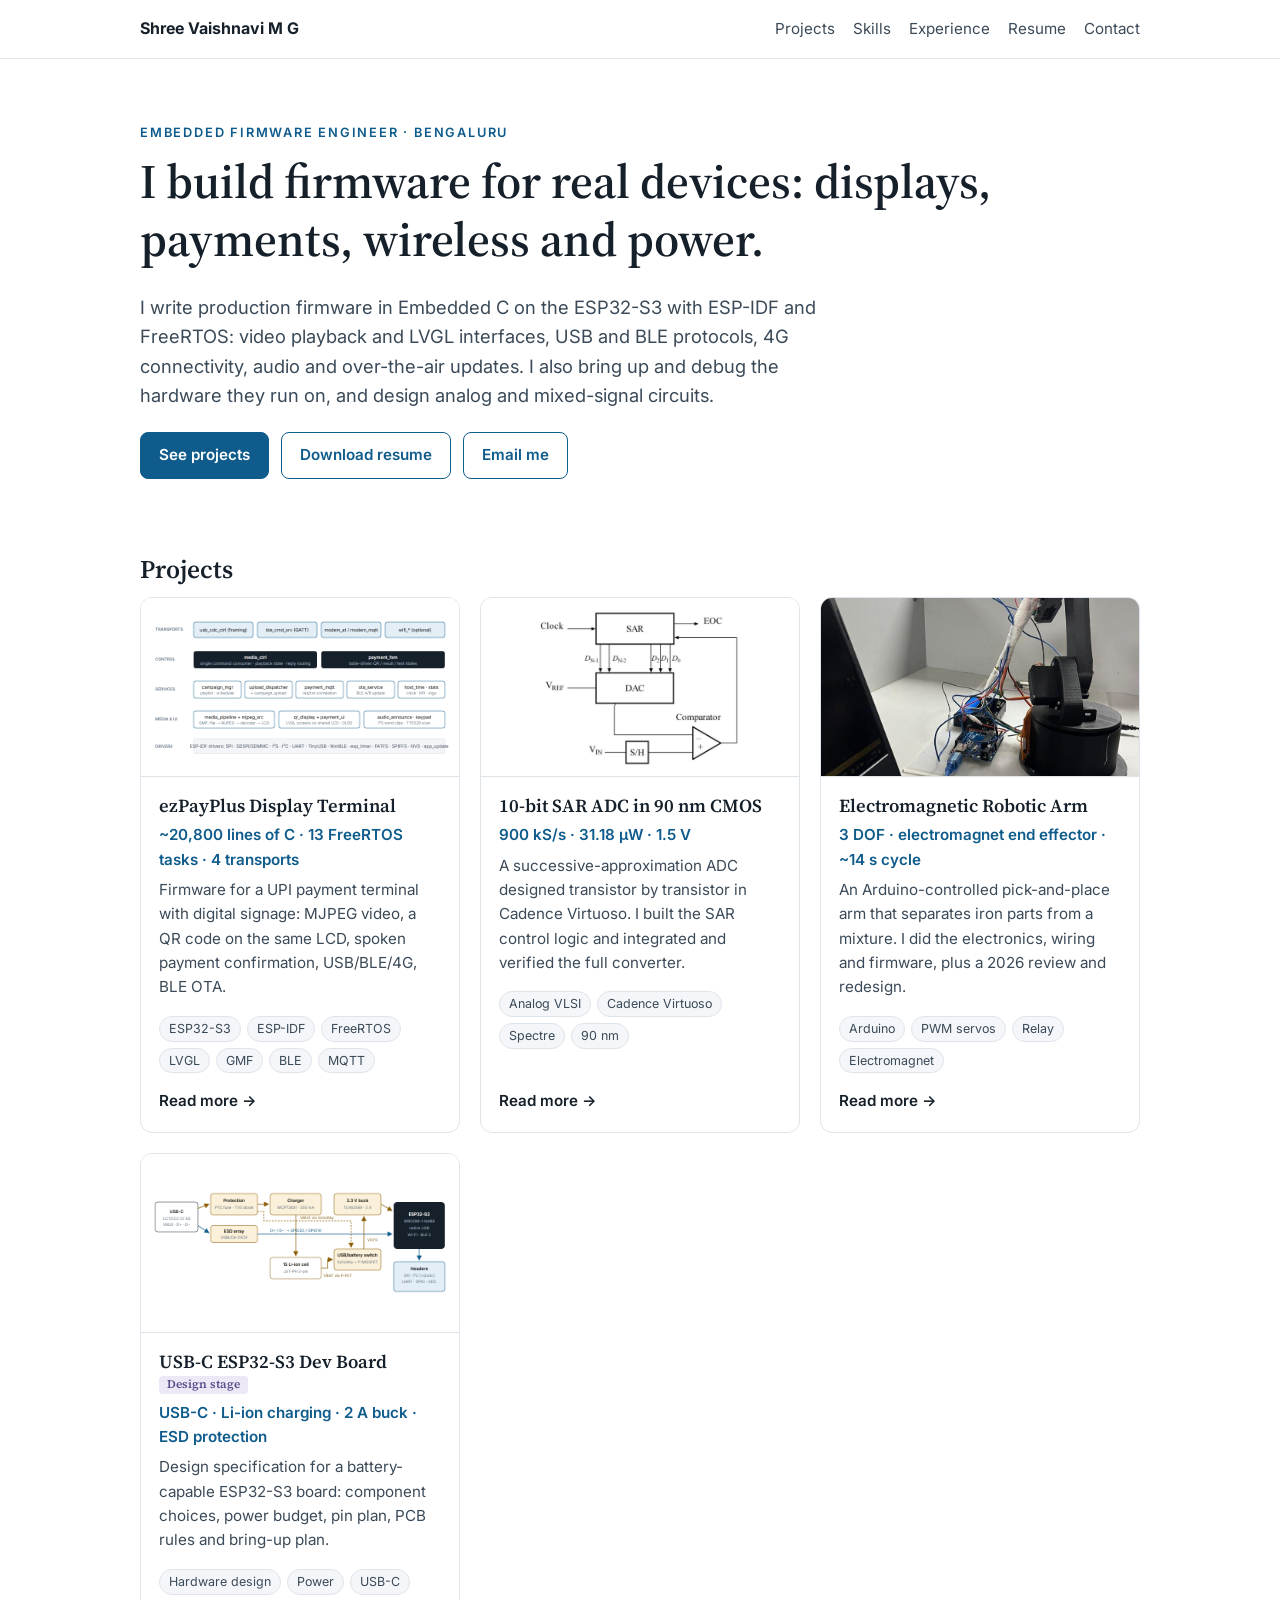
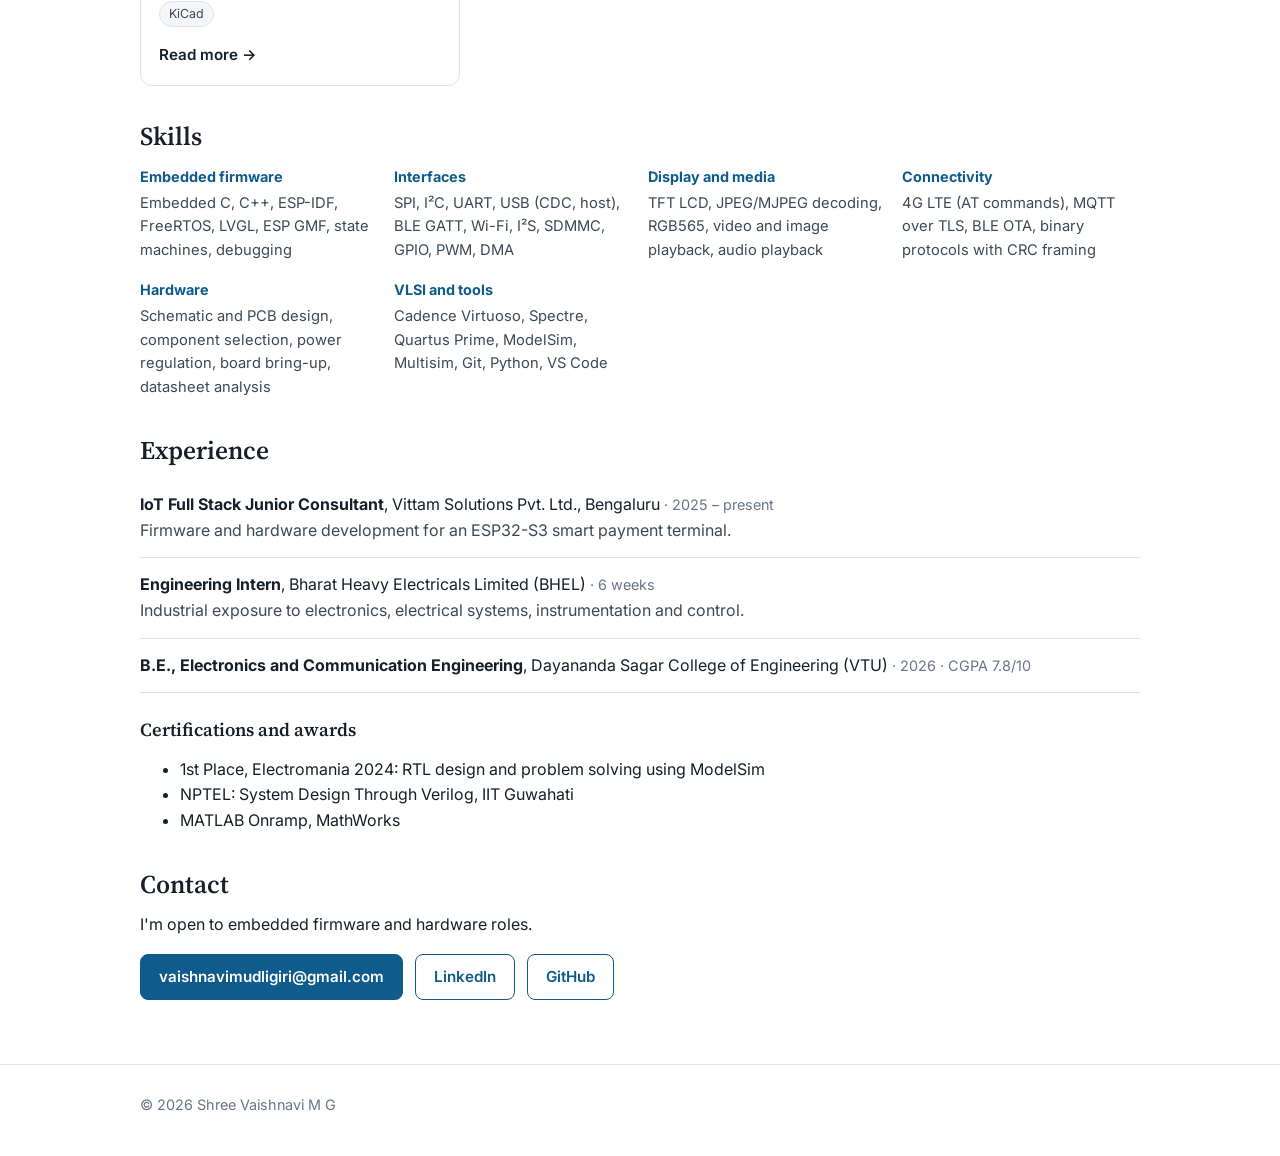
<file: index.html>
<!doctype html>
<html lang="en">
<head>
<meta charset="utf-8">
<meta name="viewport" content="width=device-width, initial-scale=1">
<title>Shree Vaishnavi M G · Firmware Engineer</title>
<meta name="description" content="Portfolio of Shree Vaishnavi M G, embedded firmware engineer: ESP32-S3, ESP-IDF, FreeRTOS, LVGL, BLE, analog VLSI.">
<link rel="preconnect" href="https://fonts.googleapis.com">
<link href="https://fonts.googleapis.com/css2?family=Inter:wght@400;500;600;700&family=Source+Serif+4:opsz,wght@8..60,600&family=JetBrains+Mono&display=swap" rel="stylesheet">
<link rel="stylesheet" href="style.css">
</head>
<body>

<nav class="nav"><div class="wrap">
  <a class="brand" href="index.html">Shree Vaishnavi M G</a>
  <div class="links"><a href="#projects">Projects</a><a href="#skills">Skills</a><a href="#experience">Experience</a><a href="docs/ShreeVaishnavi_Resume.pdf">Resume</a><a href="#contact">Contact</a></div>
</div></nav>

<header class="hero"><div class="wrap">
  <div class="kicker">Embedded Firmware Engineer · Bengaluru</div>
  <h1>I build firmware for real devices: displays, payments, wireless and power.</h1>
  <p class="lede">I write production firmware in Embedded C on the ESP32-S3 with ESP-IDF and FreeRTOS: video playback and LVGL interfaces, USB and BLE protocols, 4G connectivity, audio and over-the-air updates. I also bring up and debug the hardware they run on, and design analog and mixed-signal circuits.</p>
  <div class="btns">
    <a class="btn primary" href="#projects">See projects</a>
    <a class="btn" href="docs/ShreeVaishnavi_Resume.pdf">Download resume</a>
    <a class="btn" href="mailto:vaishnavimudligiri@gmail.com">Email me</a>
  </div>
</div></header>

<main class="wrap">

<section id="projects">
  <h2>Projects</h2>
  <div class="grid">

    <a class="card" href="projects/ezpayplus.html" style="color:inherit; text-decoration:none">
      <div class="thumb"><img class="contain" src="img/ez_layers.png" alt="Firmware layer diagram of the ezPayPlus display terminal"></div>
      <div class="body">
        <h3>ezPayPlus Display Terminal</h3>
        <div class="result">~20,800 lines of C · 13 FreeRTOS tasks · 4 transports</div>
        <p>Firmware for a UPI payment terminal with digital signage: MJPEG video, a QR code on the same LCD, spoken payment confirmation, USB/BLE/4G, BLE OTA.</p>
        <ul class="chips"><li>ESP32-S3</li><li>ESP-IDF</li><li>FreeRTOS</li><li>LVGL</li><li>GMF</li><li>BLE</li><li>MQTT</li></ul>
        <span class="more">Read more →</span>
      </div>
    </a>

    <a class="card" href="projects/sar-adc.html" style="color:inherit; text-decoration:none">
      <div class="thumb"><img class="contain" src="img/adc_block.jpg" alt="SAR ADC block diagram"></div>
      <div class="body">
        <h3>10-bit SAR ADC in 90 nm CMOS</h3>
        <div class="result">900 kS/s · 31.18 µW · 1.5 V</div>
        <p>A successive-approximation ADC designed transistor by transistor in Cadence Virtuoso. I built the SAR control logic and integrated and verified the full converter.</p>
        <ul class="chips"><li>Analog VLSI</li><li>Cadence Virtuoso</li><li>Spectre</li><li>90 nm</li></ul>
        <span class="more">Read more →</span>
      </div>
    </a>

    <a class="card" href="projects/robotic-arm.html" style="color:inherit; text-decoration:none">
      <div class="thumb"><img src="img/arm_result.jpg" alt="Electromagnetic robotic arm"></div>
      <div class="body">
        <h3>Electromagnetic Robotic Arm</h3>
        <div class="result">3 DOF · electromagnet end effector · ~14 s cycle</div>
        <p>An Arduino-controlled pick-and-place arm that separates iron parts from a mixture. I did the electronics, wiring and firmware, plus a 2026 review and redesign.</p>
        <ul class="chips"><li>Arduino</li><li>PWM servos</li><li>Relay</li><li>Electromagnet</li></ul>
        <span class="more">Read more →</span>
      </div>
    </a>

    <a class="card" href="projects/usbc-board.html" style="color:inherit; text-decoration:none">
      <div class="thumb"><img class="contain" src="img/usbc_block.png" alt="USB-C development board block diagram"></div>
      <div class="body">
        <h3>USB-C ESP32-S3 Dev Board <span class="tag p">Design stage</span></h3>
        <div class="result">USB-C · Li-ion charging · 2 A buck · ESD protection</div>
        <p>Design specification for a battery-capable ESP32-S3 board: component choices, power budget, pin plan, PCB rules and bring-up plan.</p>
        <ul class="chips"><li>Hardware design</li><li>Power</li><li>USB-C</li><li>KiCad</li></ul>
        <span class="more">Read more →</span>
      </div>
    </a>

  </div>
</section>

<section id="skills">
  <h2>Skills</h2>
  <div class="skills">
    <div><h4>Embedded firmware</h4><p>Embedded C, C++, ESP-IDF, FreeRTOS, LVGL, ESP GMF, state machines, debugging</p></div>
    <div><h4>Interfaces</h4><p>SPI, I²C, UART, USB (CDC, host), BLE GATT, Wi-Fi, I²S, SDMMC, GPIO, PWM, DMA</p></div>
    <div><h4>Display and media</h4><p>TFT LCD, JPEG/MJPEG decoding, RGB565, video and image playback, audio playback</p></div>
    <div><h4>Connectivity</h4><p>4G LTE (AT commands), MQTT over TLS, BLE OTA, binary protocols with CRC framing</p></div>
    <div><h4>Hardware</h4><p>Schematic and PCB design, component selection, power regulation, board bring-up, datasheet analysis</p></div>
    <div><h4>VLSI and tools</h4><p>Cadence Virtuoso, Spectre, Quartus Prime, ModelSim, Multisim, Git, Python, VS Code</p></div>
  </div>
</section>

<section id="experience">
  <h2>Experience</h2>
  <ul class="timeline">
    <li><strong>IoT Full Stack Junior Consultant</strong>, Vittam Solutions Pvt. Ltd., Bengaluru <span class="when">· 2025 – present</span><br>
      <span style="color:var(--ink2)">Firmware and hardware development for an ESP32-S3 smart payment terminal.</span></li>
    <li><strong>Engineering Intern</strong>, Bharat Heavy Electricals Limited (BHEL) <span class="when">· 6 weeks</span><br>
      <span style="color:var(--ink2)">Industrial exposure to electronics, electrical systems, instrumentation and control.</span></li>
    <li><strong>B.E., Electronics and Communication Engineering</strong>, Dayananda Sagar College of Engineering (VTU) <span class="when">· 2026 · CGPA 7.8/10</span></li>
  </ul>
  <h3>Certifications and awards</h3>
  <ul>
    <li>1st Place, Electromania 2024: RTL design and problem solving using ModelSim</li>
    <li>NPTEL: System Design Through Verilog, IIT Guwahati</li>
    <li>MATLAB Onramp, MathWorks</li>
  </ul>
</section>

<section id="contact">
  <h2>Contact</h2>
  <p>I'm open to embedded firmware and hardware roles.</p>
  <div class="btns" style="margin-top:0">
    <a class="btn primary" href="mailto:vaishnavimudligiri@gmail.com">vaishnavimudligiri@gmail.com</a>
    <a class="btn" href="https://www.linkedin.com/in/shree-vaishnavi-m-g">LinkedIn</a>
    <a class="btn" href="https://github.com/vaishnavi1263">GitHub</a>
  </div>
</section>

</main>

<footer><div class="wrap">© 2026 Shree Vaishnavi M G</div></footer>
</body>
</html>
</file>
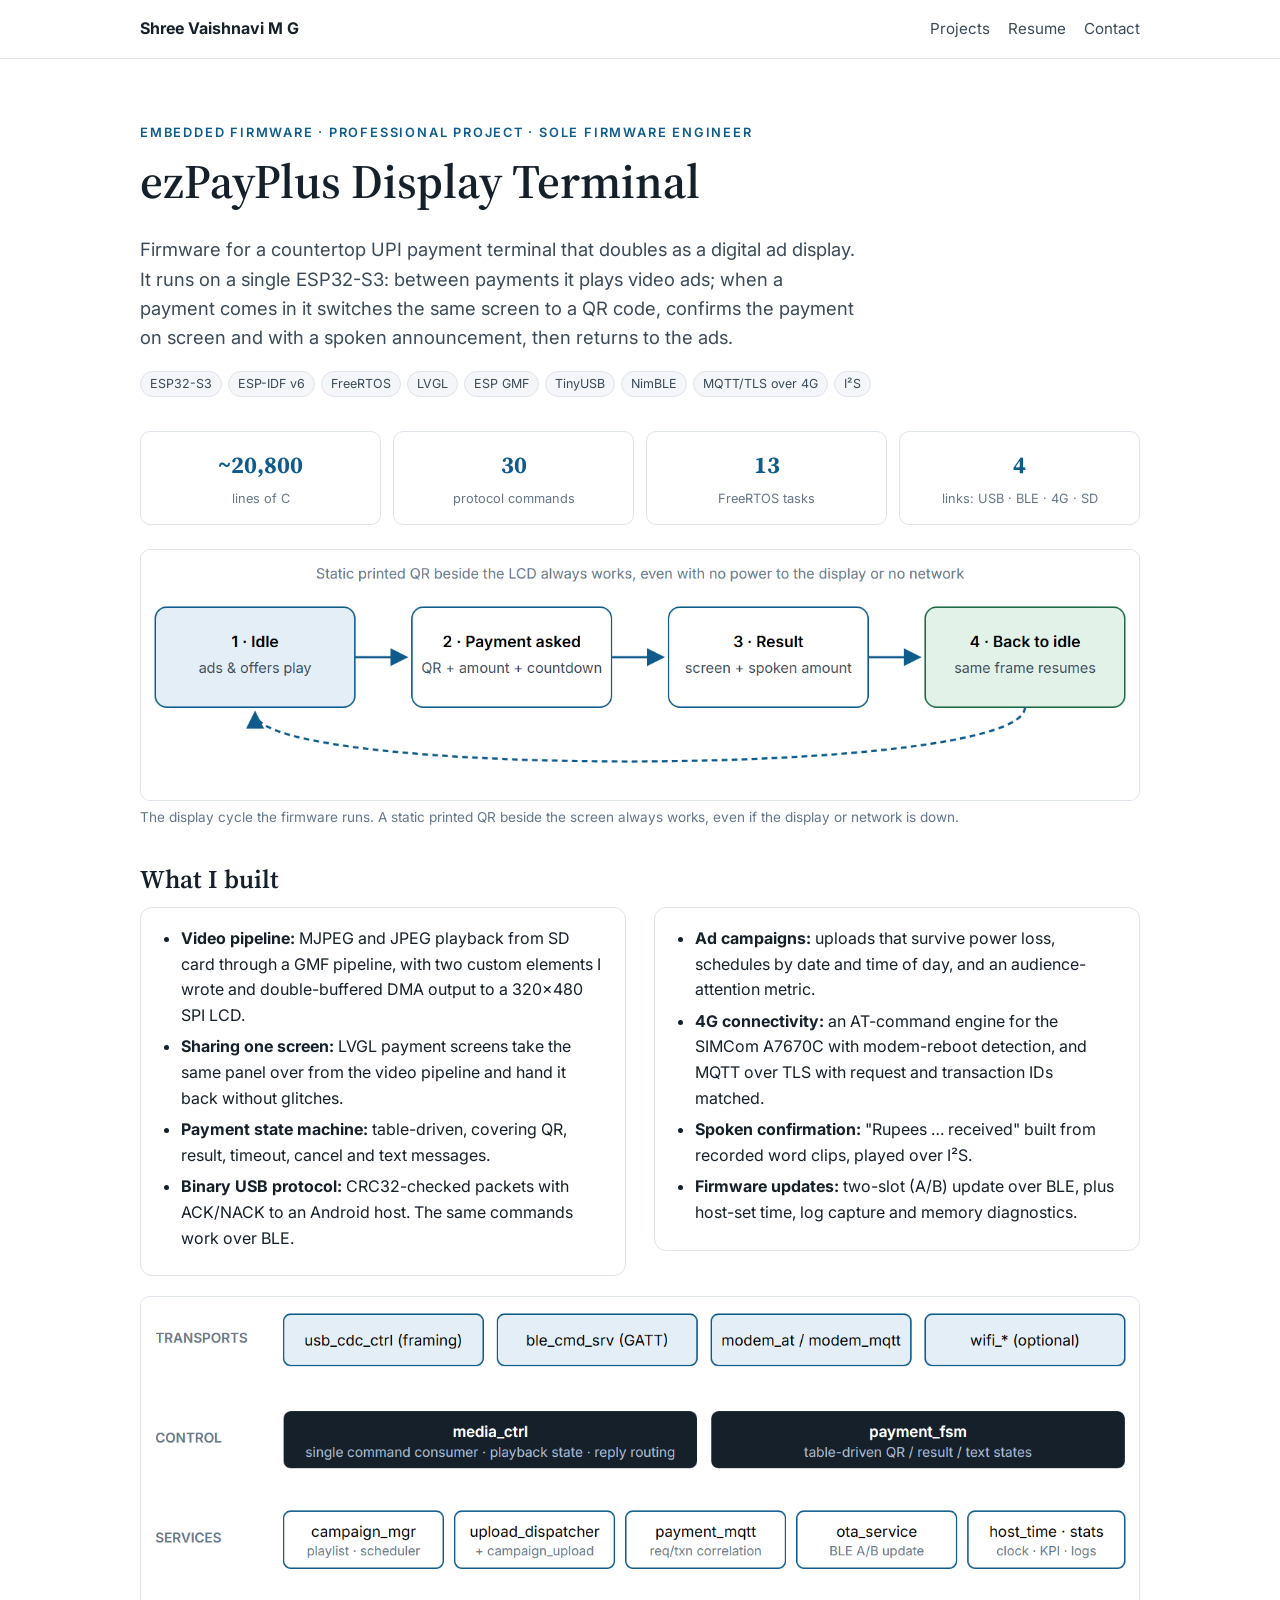
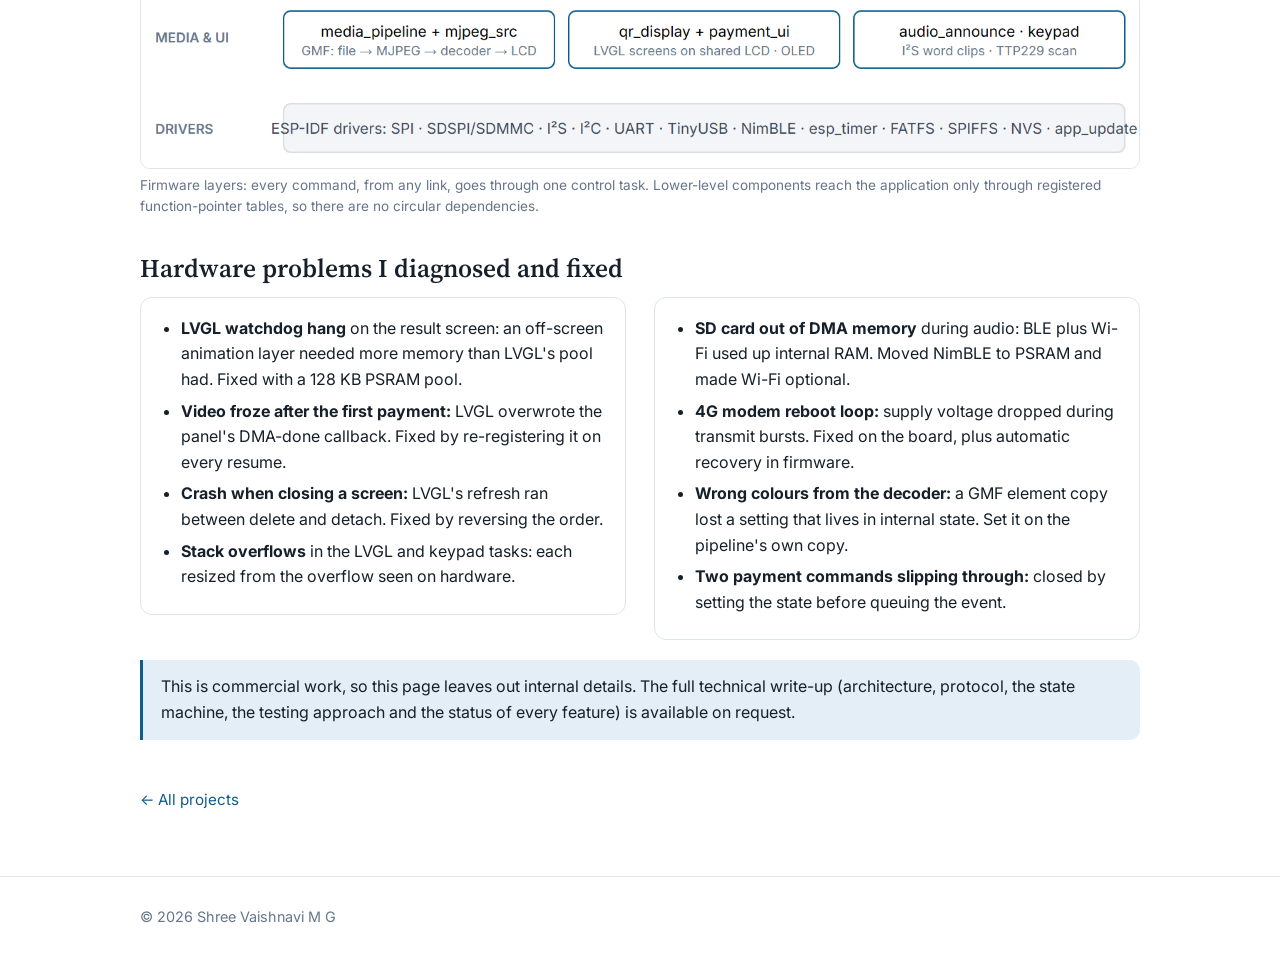
<file: projects/ezpayplus.html>
<!doctype html>
<html lang="en">
<head>
<meta charset="utf-8">
<meta name="viewport" content="width=device-width, initial-scale=1">
<title>ezPayPlus Display Terminal · Shree Vaishnavi M G</title>
<link rel="preconnect" href="https://fonts.googleapis.com">
<link href="https://fonts.googleapis.com/css2?family=Inter:wght@400;500;600;700&family=Source+Serif+4:opsz,wght@8..60,600&family=JetBrains+Mono&display=swap" rel="stylesheet">
<link rel="stylesheet" href="../style.css">
</head>
<body>
<nav class="nav"><div class="wrap">
  <a class="brand" href="../index.html">Shree Vaishnavi M G</a>
  <div class="links"><a href="../index.html#projects">Projects</a><a href="../docs/ShreeVaishnavi_Resume.pdf">Resume</a><a href="../index.html#contact">Contact</a></div>
</div></nav>

<main class="wrap">
<header class="hero" style="padding-bottom:10px">
  <div class="kicker">Embedded Firmware · Professional project · Sole firmware engineer</div>
  <h1>ezPayPlus Display Terminal</h1>
  <p class="lede">Firmware for a countertop UPI payment terminal that doubles as a digital ad display. It runs on a single ESP32-S3: between payments it plays video ads; when a payment comes in it switches the same screen to a QR code, confirms the payment on screen and with a spoken announcement, then returns to the ads.</p>
  <ul class="chips"><li>ESP32-S3</li><li>ESP-IDF v6</li><li>FreeRTOS</li><li>LVGL</li><li>ESP GMF</li><li>TinyUSB</li><li>NimBLE</li><li>MQTT/TLS over 4G</li><li>I²S</li></ul>
</header>

<div class="stats">
  <div class="stat"><b>~20,800</b><span>lines of C</span></div>
  <div class="stat"><b>30</b><span>protocol commands</span></div>
  <div class="stat"><b>13</b><span>FreeRTOS tasks</span></div>
  <div class="stat"><b>4</b><span>links: USB · BLE · 4G · SD</span></div>
</div>

<figure><img src="../img/ez_cycle.png" alt="Display cycle: idle ads, payment QR, result, back to ads"><figcaption>The display cycle the firmware runs. A static printed QR beside the screen always works, even if the display or network is down.</figcaption></figure>

<h2>What I built</h2>
<div class="two">
  <div class="panel"><ul>
    <li><b>Video pipeline:</b> MJPEG and JPEG playback from SD card through a GMF pipeline, with two custom elements I wrote and double-buffered DMA output to a 320×480 SPI LCD.</li>
    <li><b>Sharing one screen:</b> LVGL payment screens take the same panel over from the video pipeline and hand it back without glitches.</li>
    <li><b>Payment state machine:</b> table-driven, covering QR, result, timeout, cancel and text messages.</li>
    <li><b>Binary USB protocol:</b> CRC32-checked packets with ACK/NACK to an Android host. The same commands work over BLE.</li>
  </ul></div>
  <div class="panel"><ul>
    <li><b>Ad campaigns:</b> uploads that survive power loss, schedules by date and time of day, and an audience-attention metric.</li>
    <li><b>4G connectivity:</b> an AT-command engine for the SIMCom A7670C with modem-reboot detection, and MQTT over TLS with request and transaction IDs matched.</li>
    <li><b>Spoken confirmation:</b> "Rupees … received" built from recorded word clips, played over I²S.</li>
    <li><b>Firmware updates:</b> two-slot (A/B) update over BLE, plus host-set time, log capture and memory diagnostics.</li>
  </ul></div>
</div>

<figure><img src="../img/ez_layers.png" alt="Firmware layer architecture"><figcaption>Firmware layers: every command, from any link, goes through one control task. Lower-level components reach the application only through registered function-pointer tables, so there are no circular dependencies.</figcaption></figure>

<h2>Hardware problems I diagnosed and fixed</h2>
<div class="two">
  <div class="panel"><ul>
    <li><b>LVGL watchdog hang</b> on the result screen: an off-screen animation layer needed more memory than LVGL's pool had. Fixed with a 128 KB PSRAM pool.</li>
    <li><b>Video froze after the first payment:</b> LVGL overwrote the panel's DMA-done callback. Fixed by re-registering it on every resume.</li>
    <li><b>Crash when closing a screen:</b> LVGL's refresh ran between delete and detach. Fixed by reversing the order.</li>
    <li><b>Stack overflows</b> in the LVGL and keypad tasks: each resized from the overflow seen on hardware.</li>
  </ul></div>
  <div class="panel"><ul>
    <li><b>SD card out of DMA memory</b> during audio: BLE plus Wi-Fi used up internal RAM. Moved NimBLE to PSRAM and made Wi-Fi optional.</li>
    <li><b>4G modem reboot loop:</b> supply voltage dropped during transmit bursts. Fixed on the board, plus automatic recovery in firmware.</li>
    <li><b>Wrong colours from the decoder:</b> a GMF element copy lost a setting that lives in internal state. Set it on the pipeline's own copy.</li>
    <li><b>Two payment commands slipping through:</b> closed by setting the state before queuing the event.</li>
  </ul></div>
</div>

<div class="callout">This is commercial work, so this page leaves out internal details. The full technical write-up (architecture, protocol, the state machine, the testing approach and the status of every feature) is available on request.</div>

<a class="back" href="../index.html#projects">← All projects</a>
</main>
<footer><div class="wrap">© 2026 Shree Vaishnavi M G</div></footer>
</body>
</html>
</file>
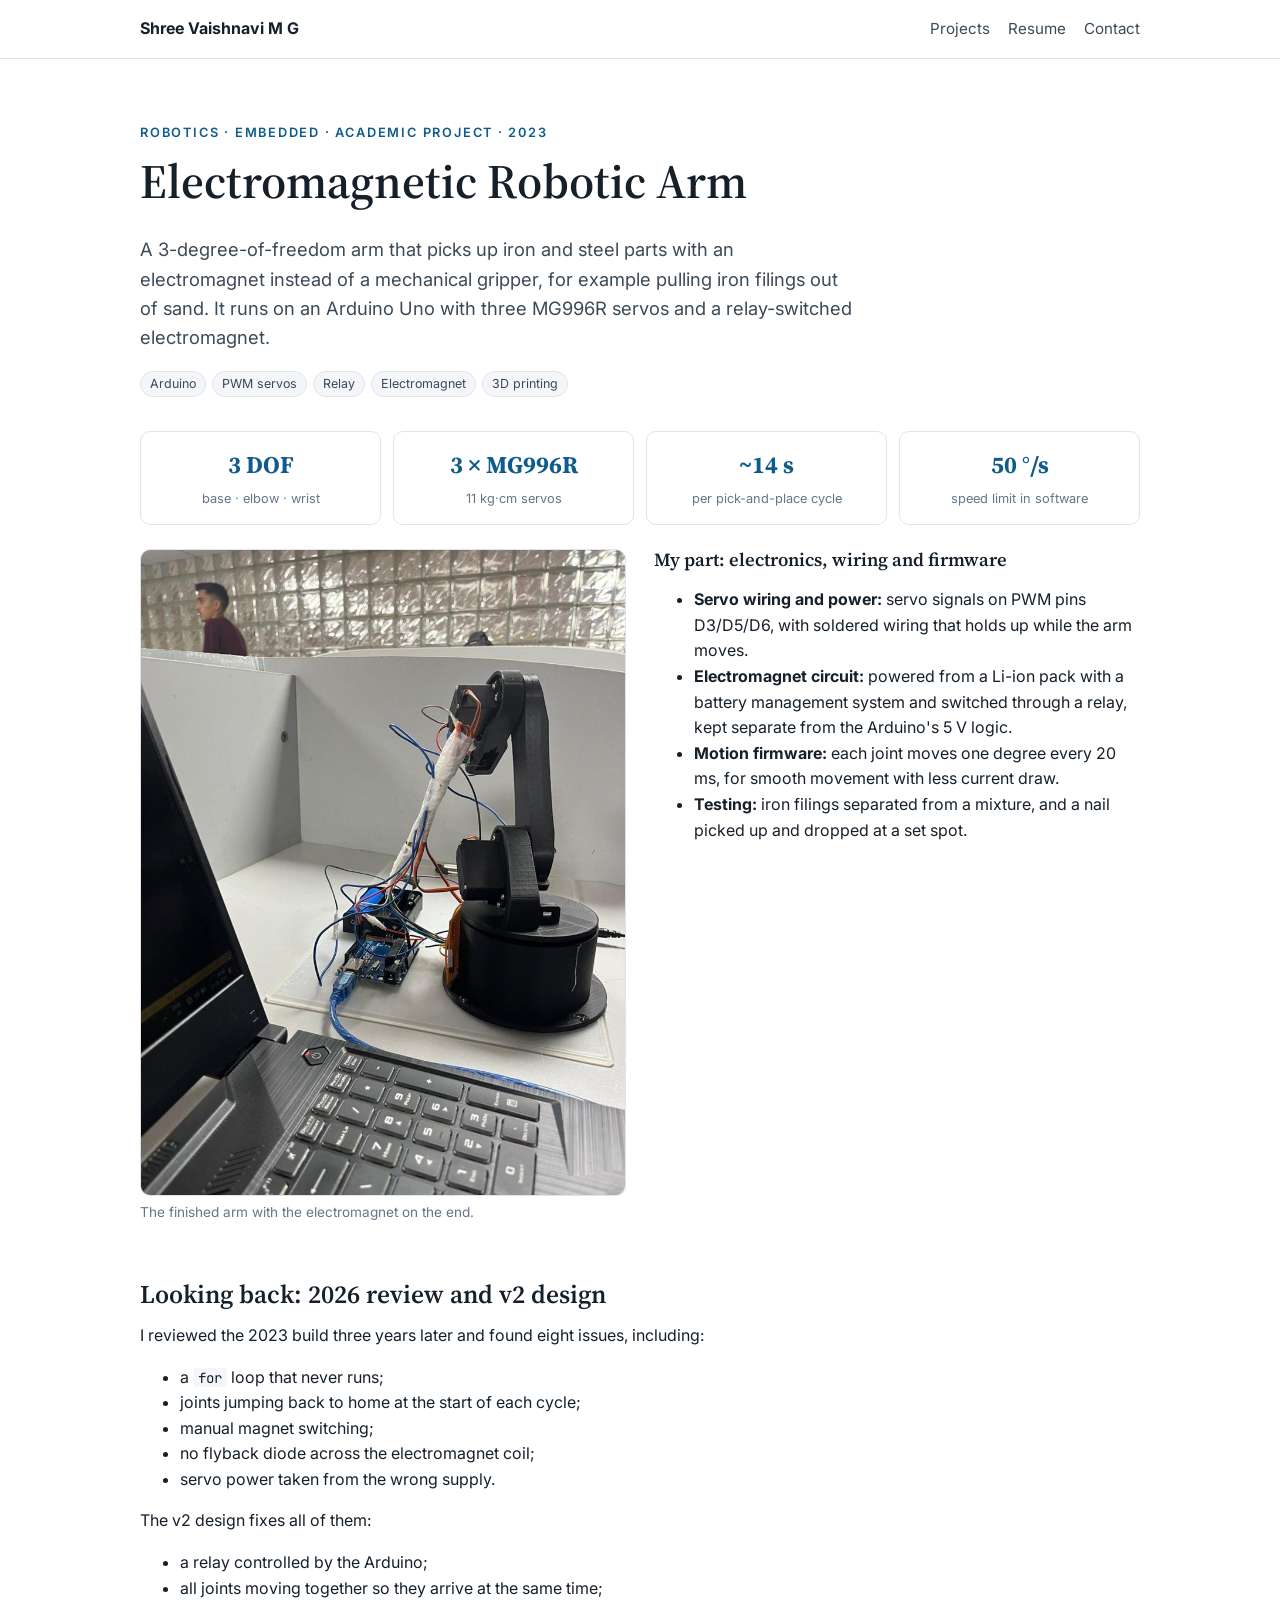
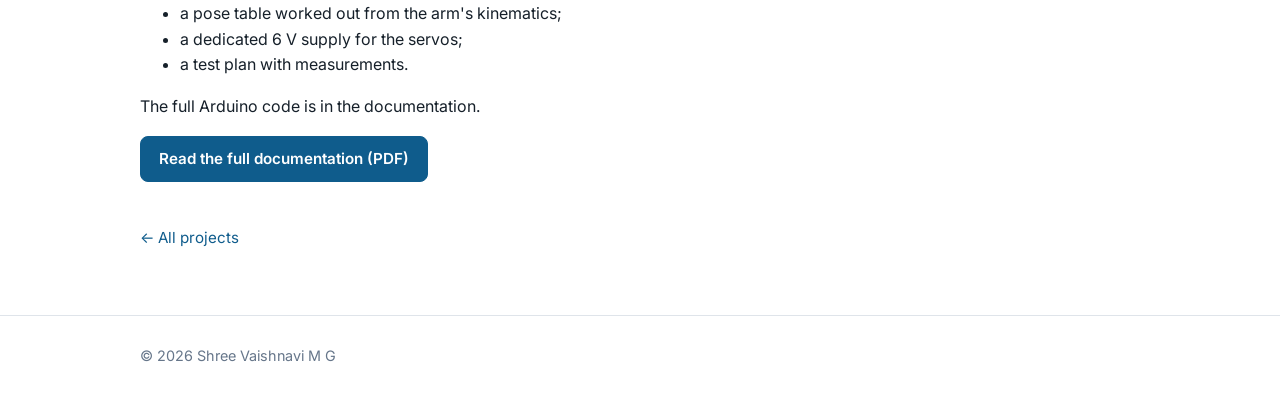
<file: projects/robotic-arm.html>
<!doctype html>
<html lang="en">
<head>
<meta charset="utf-8">
<meta name="viewport" content="width=device-width, initial-scale=1">
<title>Electromagnetic Robotic Arm · Shree Vaishnavi M G</title>
<link rel="preconnect" href="https://fonts.googleapis.com">
<link href="https://fonts.googleapis.com/css2?family=Inter:wght@400;500;600;700&family=Source+Serif+4:opsz,wght@8..60,600&family=JetBrains+Mono&display=swap" rel="stylesheet">
<link rel="stylesheet" href="../style.css">
</head>
<body>
<nav class="nav"><div class="wrap">
  <a class="brand" href="../index.html">Shree Vaishnavi M G</a>
  <div class="links"><a href="../index.html#projects">Projects</a><a href="../docs/ShreeVaishnavi_Resume.pdf">Resume</a><a href="../index.html#contact">Contact</a></div>
</div></nav>

<main class="wrap">
<header class="hero" style="padding-bottom:10px">
  <div class="kicker">Robotics · Embedded · Academic project · 2023</div>
  <h1>Electromagnetic Robotic Arm</h1>
  <p class="lede">A 3-degree-of-freedom arm that picks up iron and steel parts with an electromagnet instead of a mechanical gripper, for example pulling iron filings out of sand. It runs on an Arduino Uno with three MG996R servos and a relay-switched electromagnet.</p>
  <ul class="chips"><li>Arduino</li><li>PWM servos</li><li>Relay</li><li>Electromagnet</li><li>3D printing</li></ul>
</header>

<div class="stats">
  <div class="stat"><b>3 DOF</b><span>base · elbow · wrist</span></div>
  <div class="stat"><b>3 × MG996R</b><span>11 kg·cm servos</span></div>
  <div class="stat"><b>~14 s</b><span>per pick-and-place cycle</span></div>
  <div class="stat"><b>50 °/s</b><span>speed limit in software</span></div>
</div>

<div class="two">
  <figure style="margin-top:0"><img src="../img/arm_result.jpg" alt="Robotic arm with electromagnet end effector"><figcaption>The finished arm with the electromagnet on the end.</figcaption></figure>
  <div>
    <h3 style="margin-top:0">My part: electronics, wiring and firmware</h3>
    <ul>
      <li><b>Servo wiring and power:</b> servo signals on PWM pins D3/D5/D6, with soldered wiring that holds up while the arm moves.</li>
      <li><b>Electromagnet circuit:</b> powered from a Li-ion pack with a battery management system and switched through a relay, kept separate from the Arduino's 5 V logic.</li>
      <li><b>Motion firmware:</b> each joint moves one degree every 20 ms, for smooth movement with less current draw.</li>
      <li><b>Testing:</b> iron filings separated from a mixture, and a nail picked up and dropped at a set spot.</li>
    </ul>
  </div>
</div>

<h2>Looking back: 2026 review and v2 design</h2>
<p>I reviewed the 2023 build three years later and found eight issues, including:</p>
<ul>
  <li>a <code>for</code> loop that never runs;</li>
  <li>joints jumping back to home at the start of each cycle;</li>
  <li>manual magnet switching;</li>
  <li>no flyback diode across the electromagnet coil;</li>
  <li>servo power taken from the wrong supply.</li>
</ul>
<p>The v2 design fixes all of them:</p>
<ul>
  <li>a relay controlled by the Arduino;</li>
  <li>all joints moving together so they arrive at the same time;</li>
  <li>a pose table worked out from the arm's kinematics;</li>
  <li>a dedicated 6 V supply for the servos;</li>
  <li>a test plan with measurements.</li>
</ul>
<p>The full Arduino code is in the documentation.</p>

<p><a class="btn primary" href="../docs/Electromagnetic_Robotic_Arm_Documentation.pdf">Read the full documentation (PDF)</a></p>
<a class="back" href="../index.html#projects">← All projects</a>
</main>
<footer><div class="wrap">© 2026 Shree Vaishnavi M G</div></footer>
</body>
</html>
</file>
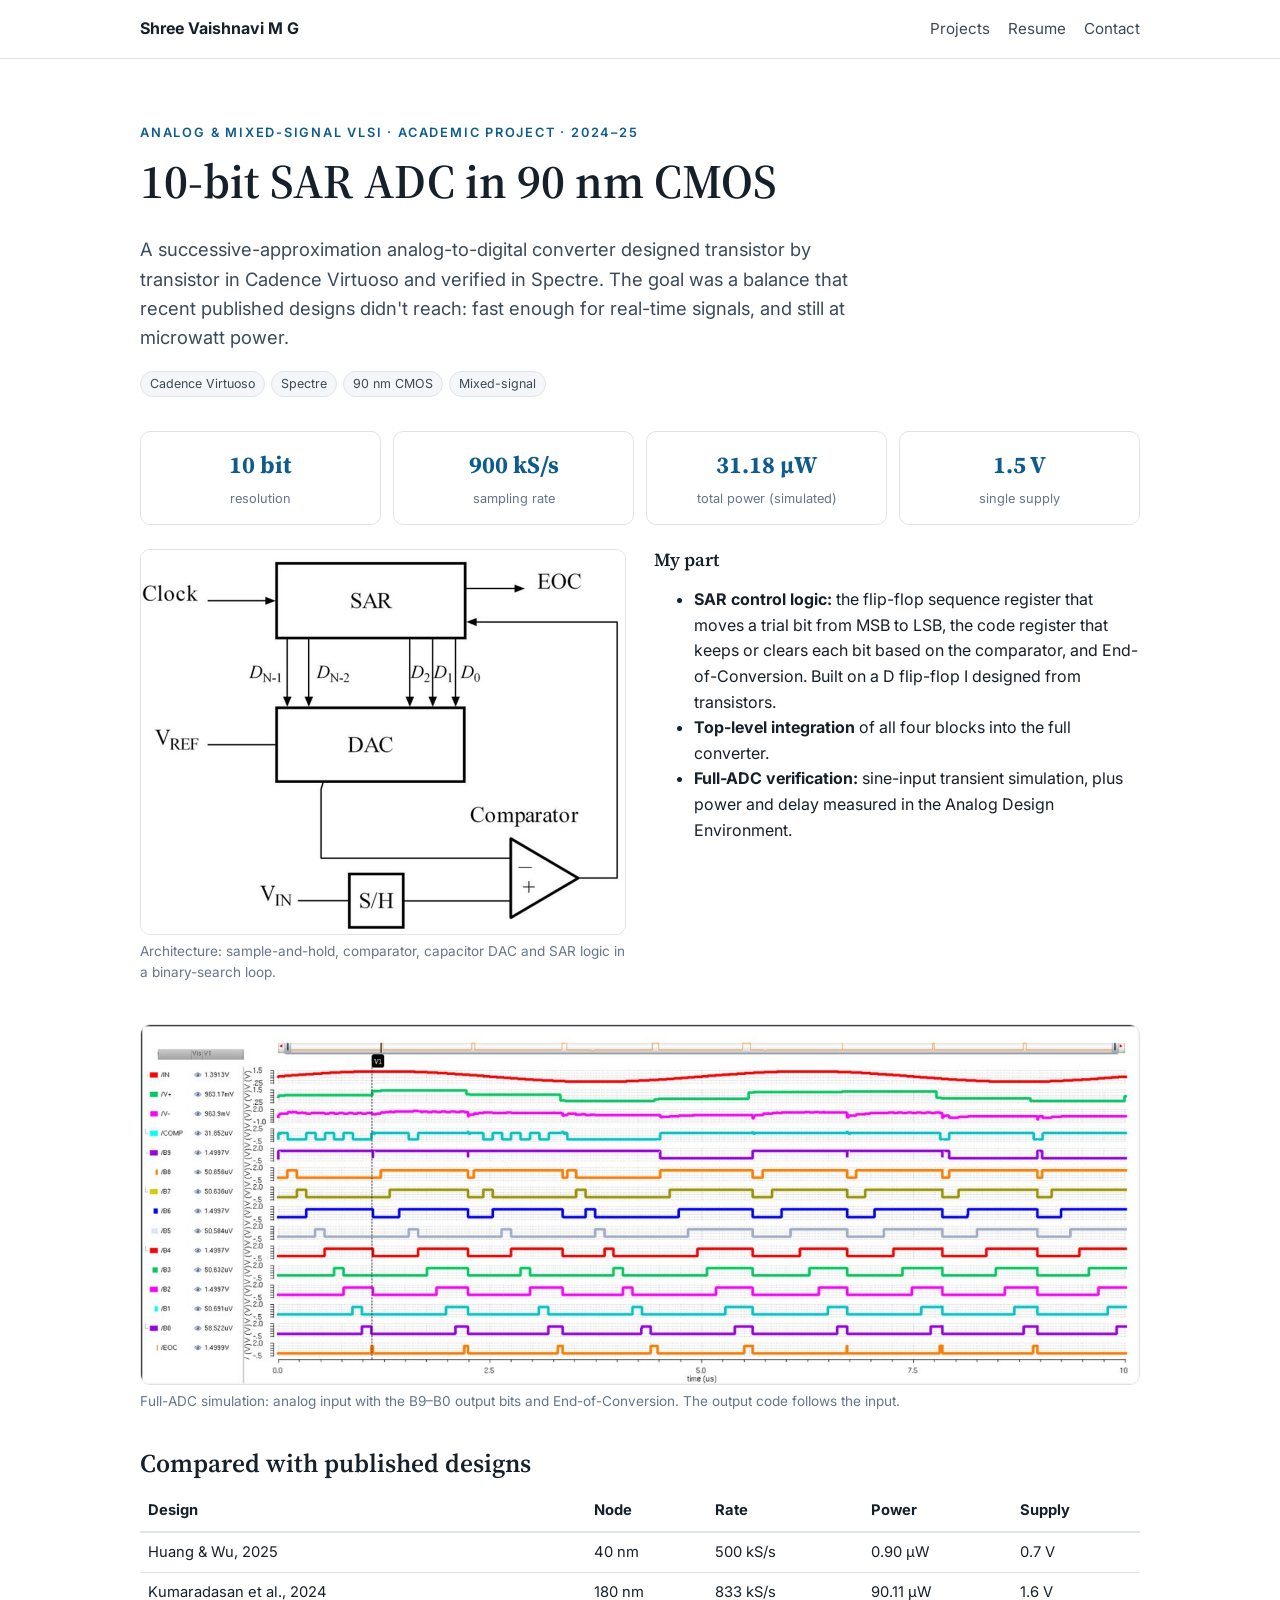
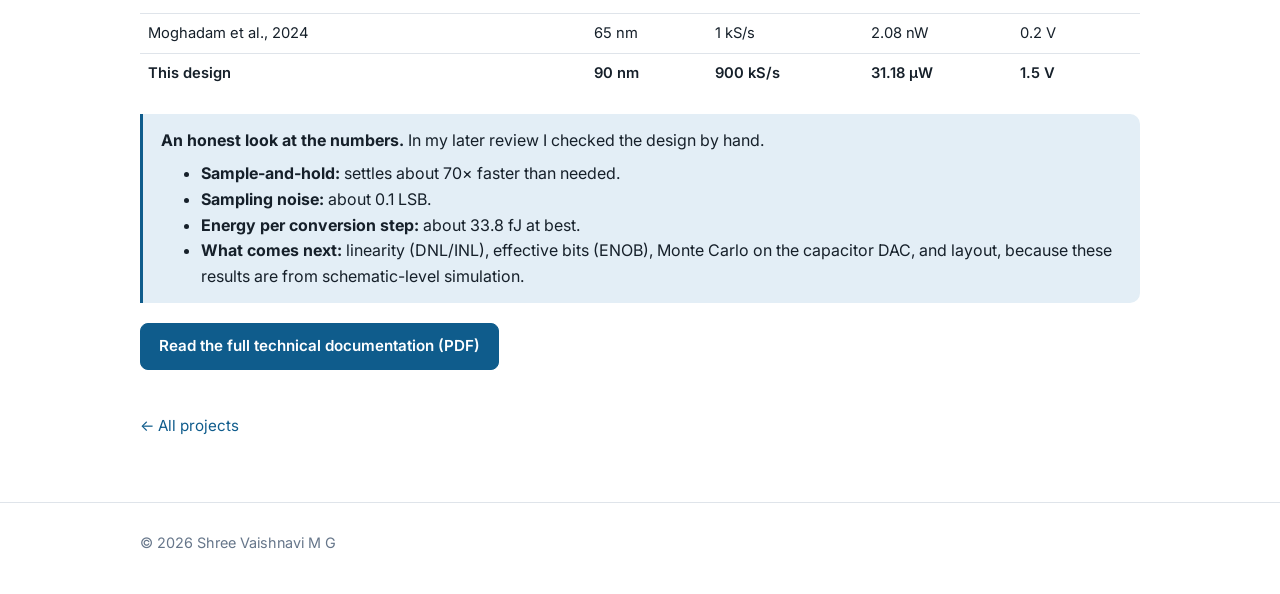
<file: projects/sar-adc.html>
<!doctype html>
<html lang="en">
<head>
<meta charset="utf-8">
<meta name="viewport" content="width=device-width, initial-scale=1">
<title>10-bit SAR ADC in 90 nm CMOS · Shree Vaishnavi M G</title>
<link rel="preconnect" href="https://fonts.googleapis.com">
<link href="https://fonts.googleapis.com/css2?family=Inter:wght@400;500;600;700&family=Source+Serif+4:opsz,wght@8..60,600&family=JetBrains+Mono&display=swap" rel="stylesheet">
<link rel="stylesheet" href="../style.css">
</head>
<body>
<nav class="nav"><div class="wrap">
  <a class="brand" href="../index.html">Shree Vaishnavi M G</a>
  <div class="links"><a href="../index.html#projects">Projects</a><a href="../docs/ShreeVaishnavi_Resume.pdf">Resume</a><a href="../index.html#contact">Contact</a></div>
</div></nav>

<main class="wrap">
<header class="hero" style="padding-bottom:10px">
  <div class="kicker">Analog &amp; Mixed-Signal VLSI · Academic project · 2024–25</div>
  <h1>10-bit SAR ADC in 90 nm CMOS</h1>
  <p class="lede">A successive-approximation analog-to-digital converter designed transistor by transistor in Cadence Virtuoso and verified in Spectre. The goal was a balance that recent published designs didn't reach: fast enough for real-time signals, and still at microwatt power.</p>
  <ul class="chips"><li>Cadence Virtuoso</li><li>Spectre</li><li>90 nm CMOS</li><li>Mixed-signal</li></ul>
</header>

<div class="stats">
  <div class="stat"><b>10 bit</b><span>resolution</span></div>
  <div class="stat"><b>900 kS/s</b><span>sampling rate</span></div>
  <div class="stat"><b>31.18 µW</b><span>total power (simulated)</span></div>
  <div class="stat"><b>1.5 V</b><span>single supply</span></div>
</div>

<div class="two">
  <figure style="margin-top:0"><img src="../img/adc_block.jpg" alt="SAR ADC block diagram"><figcaption>Architecture: sample-and-hold, comparator, capacitor DAC and SAR logic in a binary-search loop.</figcaption></figure>
  <div>
    <h3 style="margin-top:0">My part</h3>
    <ul>
      <li><b>SAR control logic:</b> the flip-flop sequence register that moves a trial bit from MSB to LSB, the code register that keeps or clears each bit based on the comparator, and End-of-Conversion. Built on a D flip-flop I designed from transistors.</li>
      <li><b>Top-level integration</b> of all four blocks into the full converter.</li>
      <li><b>Full-ADC verification:</b> sine-input transient simulation, plus power and delay measured in the Analog Design Environment.</li>
    </ul>
  </div>
</div>

<figure><img src="../img/adc_wave.jpg" alt="Integrated ADC transient output"><figcaption>Full-ADC simulation: analog input with the B9–B0 output bits and End-of-Conversion. The output code follows the input.</figcaption></figure>

<h2>Compared with published designs</h2>
<div style="overflow-x:auto"><table style="width:100%; border-collapse:collapse; font-size:.92rem">
  <tr style="text-align:left; border-bottom:2px solid var(--rule)"><th style="padding:8px">Design</th><th>Node</th><th>Rate</th><th>Power</th><th>Supply</th></tr>
  <tr style="border-bottom:1px solid var(--rule)"><td style="padding:8px">Huang &amp; Wu, 2025</td><td>40 nm</td><td>500 kS/s</td><td>0.90 µW</td><td>0.7 V</td></tr>
  <tr style="border-bottom:1px solid var(--rule)"><td style="padding:8px">Kumaradasan et al., 2024</td><td>180 nm</td><td>833 kS/s</td><td>90.11 µW</td><td>1.6 V</td></tr>
  <tr style="border-bottom:1px solid var(--rule)"><td style="padding:8px">Moghadam et al., 2024</td><td>65 nm</td><td>1 kS/s</td><td>2.08 nW</td><td>0.2 V</td></tr>
  <tr style="font-weight:600"><td style="padding:8px">This design</td><td>90 nm</td><td>900 kS/s</td><td>31.18 µW</td><td>1.5 V</td></tr>
</table></div>

<div class="callout"><b>An honest look at the numbers.</b> In my later review I checked the design by hand.
<ul style="margin:.5em 0 0">
  <li><b>Sample-and-hold:</b> settles about 70× faster than needed.</li>
  <li><b>Sampling noise:</b> about 0.1 LSB.</li>
  <li><b>Energy per conversion step:</b> about 33.8 fJ at best.</li>
  <li><b>What comes next:</b> linearity (DNL/INL), effective bits (ENOB), Monte Carlo on the capacitor DAC, and layout, because these results are from schematic-level simulation.</li>
</ul></div>

<p><a class="btn primary" href="../docs/SAR_ADC_90nm_Documentation.pdf">Read the full technical documentation (PDF)</a></p>
<a class="back" href="../index.html#projects">← All projects</a>
</main>
<footer><div class="wrap">© 2026 Shree Vaishnavi M G</div></footer>
</body>
</html>
</file>
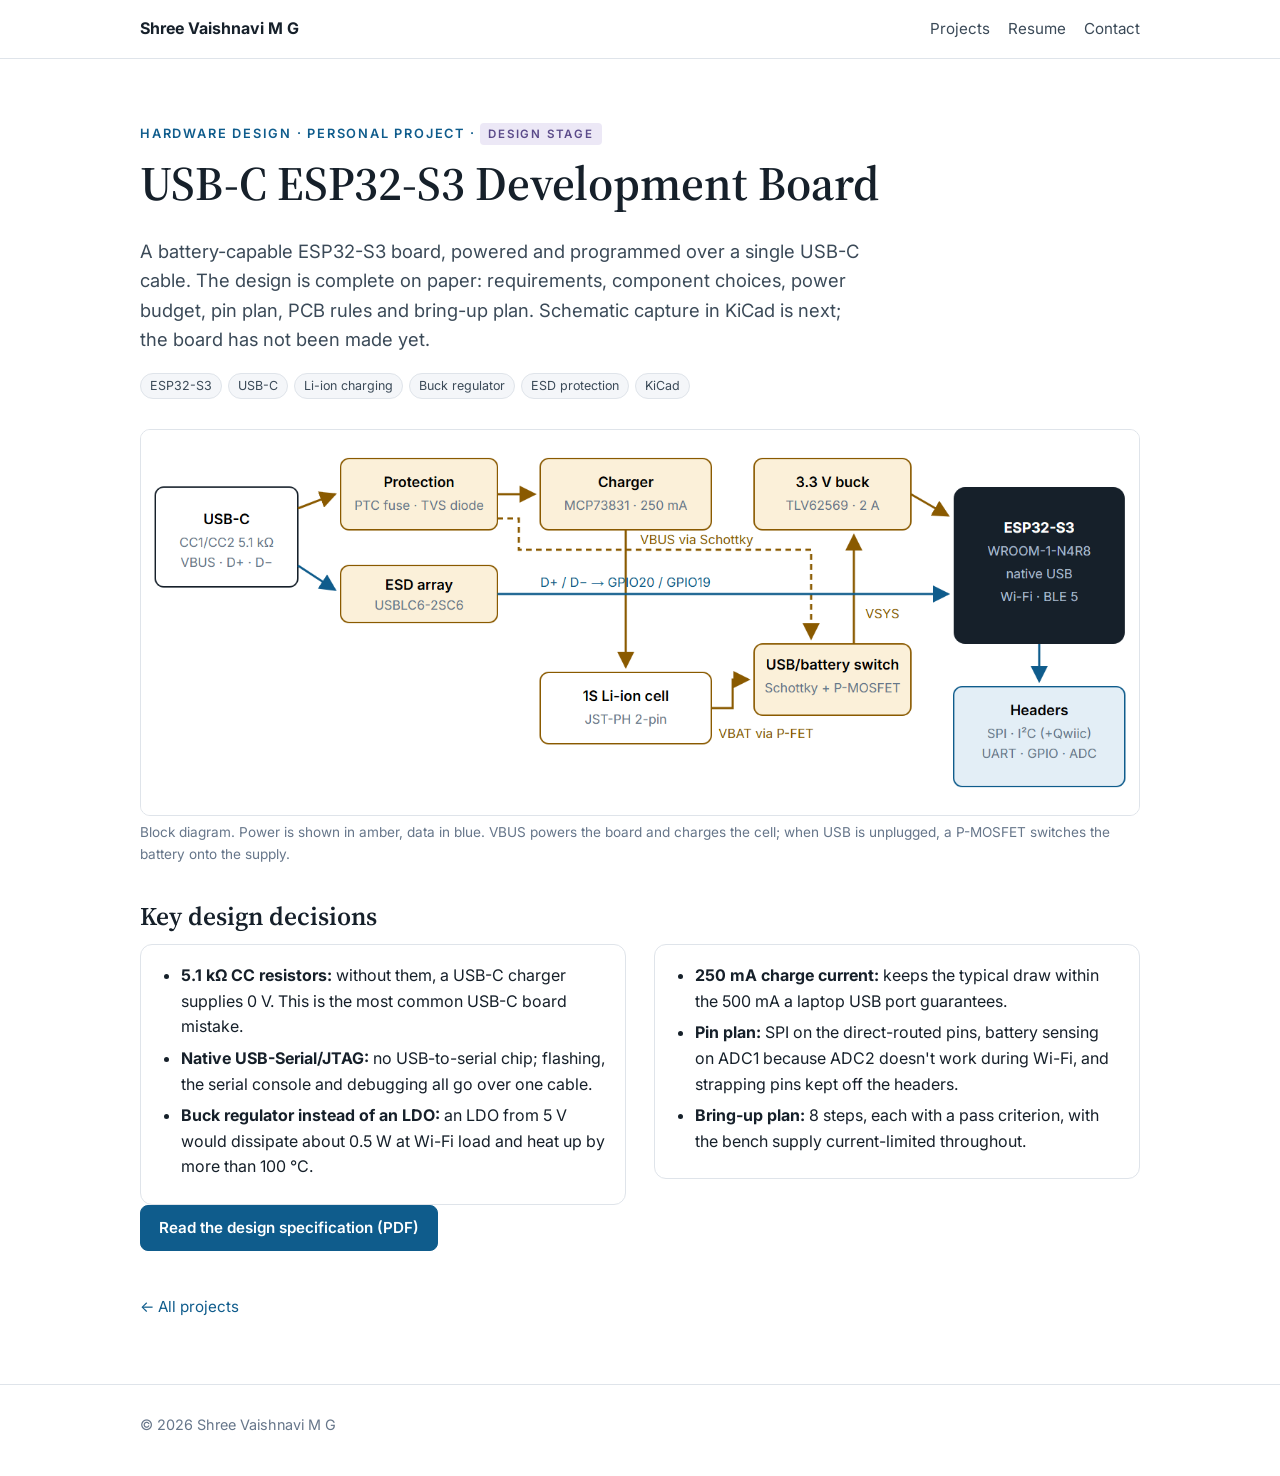
<file: projects/usbc-board.html>
<!doctype html>
<html lang="en">
<head>
<meta charset="utf-8">
<meta name="viewport" content="width=device-width, initial-scale=1">
<title>USB-C ESP32-S3 Development Board · Shree Vaishnavi M G</title>
<link rel="preconnect" href="https://fonts.googleapis.com">
<link href="https://fonts.googleapis.com/css2?family=Inter:wght@400;500;600;700&family=Source+Serif+4:opsz,wght@8..60,600&family=JetBrains+Mono&display=swap" rel="stylesheet">
<link rel="stylesheet" href="../style.css">
</head>
<body>
<nav class="nav"><div class="wrap">
  <a class="brand" href="../index.html">Shree Vaishnavi M G</a>
  <div class="links"><a href="../index.html#projects">Projects</a><a href="../docs/ShreeVaishnavi_Resume.pdf">Resume</a><a href="../index.html#contact">Contact</a></div>
</div></nav>

<main class="wrap">
<header class="hero" style="padding-bottom:10px">
  <div class="kicker">Hardware design · Personal project · <span class="tag p">Design stage</span></div>
  <h1>USB-C ESP32-S3 Development Board</h1>
  <p class="lede">A battery-capable ESP32-S3 board, powered and programmed over a single USB-C cable. The design is complete on paper: requirements, component choices, power budget, pin plan, PCB rules and bring-up plan. Schematic capture in KiCad is next; the board has not been made yet.</p>
  <ul class="chips"><li>ESP32-S3</li><li>USB-C</li><li>Li-ion charging</li><li>Buck regulator</li><li>ESD protection</li><li>KiCad</li></ul>
</header>

<figure><img src="../img/usbc_block.png" alt="Board block diagram"><figcaption>Block diagram. Power is shown in amber, data in blue. VBUS powers the board and charges the cell; when USB is unplugged, a P-MOSFET switches the battery onto the supply.</figcaption></figure>

<h2>Key design decisions</h2>
<div class="two">
  <div class="panel"><ul>
    <li><b>5.1 kΩ CC resistors:</b> without them, a USB-C charger supplies 0 V. This is the most common USB-C board mistake.</li>
    <li><b>Native USB-Serial/JTAG:</b> no USB-to-serial chip; flashing, the serial console and debugging all go over one cable.</li>
    <li><b>Buck regulator instead of an LDO:</b> an LDO from 5 V would dissipate about 0.5 W at Wi-Fi load and heat up by more than 100 °C.</li>
  </ul></div>
  <div class="panel"><ul>
    <li><b>250 mA charge current:</b> keeps the typical draw within the 500 mA a laptop USB port guarantees.</li>
    <li><b>Pin plan:</b> SPI on the direct-routed pins, battery sensing on ADC1 because ADC2 doesn't work during Wi-Fi, and strapping pins kept off the headers.</li>
    <li><b>Bring-up plan:</b> 8 steps, each with a pass criterion, with the bench supply current-limited throughout.</li>
  </ul></div>
</div>

<p><a class="btn primary" href="../docs/USB-C_Dev_Board_Design_Specification.pdf">Read the design specification (PDF)</a></p>
<a class="back" href="../index.html#projects">← All projects</a>
</main>
<footer><div class="wrap">© 2026 Shree Vaishnavi M G</div></footer>
</body>
</html>
</file>
<file: style.css>
:root {
  --bg: #ffffff; --surface: #f4f6f9; --ink: #16202a; --ink2: #3b4a58; --muted: #66768a;
  --rule: #dfe4ea; --accent: #0f5c8c; --accent-soft: #e3eef6;
  --ok: #1d6b45; --ok-soft: #e2f2e9; --plan: #5b4b8a; --plan-soft: #ece8f6;
}
@media (prefers-color-scheme: dark) {
  :root {
    --bg: #0f151b; --surface: #17202a; --ink: #e8edf2; --ink2: #c3ccd6; --muted: #93a1b1;
    --rule: #2a3542; --accent: #6db3e3; --accent-soft: #16303f;
    --ok: #7fd1a4; --ok-soft: #173326; --plan: #b5a6e6; --plan-soft: #2a2440;
  }
}
* { box-sizing: border-box; }
html { scroll-behavior: smooth; }
body {
  margin: 0; background: var(--bg); color: var(--ink);
  font-family: Inter, "Segoe UI", system-ui, sans-serif; font-size: 16px; line-height: 1.6;
}
a { color: var(--accent); text-decoration: none; }
a:hover { text-decoration: underline; }
img { max-width: 100%; display: block; }
h1, h2, h3 { font-family: "Source Serif 4", Georgia, serif; line-height: 1.2; font-weight: 600; margin: 0 0 .5em; }
h1 { font-size: clamp(2rem, 5vw, 3rem); }
h2 { font-size: 1.6rem; margin-top: 2.2rem; }
h3 { font-size: 1.15rem; margin-top: 1.6rem; }
p { margin: 0 0 1em; }
code { font-family: "JetBrains Mono", Consolas, monospace; font-size: .88em; background: var(--surface); padding: .05em .35em; border-radius: 4px; }

.wrap { max-width: 1040px; margin: 0 auto; padding: 0 20px; }
.nav { position: sticky; top: 0; z-index: 10; background: color-mix(in srgb, var(--bg) 90%, transparent); backdrop-filter: blur(8px); border-bottom: 1px solid var(--rule); }
.nav .wrap { display: flex; align-items: center; justify-content: space-between; min-height: 58px; gap: 8px 16px; flex-wrap: wrap; padding-top: 8px; padding-bottom: 8px; }
.nav .brand { font-weight: 700; color: var(--ink); }
.nav .links { display: flex; gap: 18px; font-size: .95rem; flex-wrap: wrap; }
.nav .links a { color: var(--ink2); }

.hero { padding: 64px 0 40px; }
.kicker { font-size: .8rem; letter-spacing: .14em; text-transform: uppercase; color: var(--accent); font-weight: 600; margin-bottom: 10px; }
.hero .lede { font-size: 1.15rem; color: var(--ink2); max-width: 720px; }
.btns { display: flex; gap: 12px; flex-wrap: wrap; margin-top: 22px; }
.btn { display: inline-block; padding: 10px 18px; border-radius: 8px; font-weight: 600; font-size: .95rem; border: 1px solid var(--accent); }
.btn.primary { background: var(--accent); color: var(--bg); }
.btn:hover { text-decoration: none; opacity: .9; }

.chips { display: flex; flex-wrap: wrap; gap: 6px; margin: 10px 0 0; padding: 0; list-style: none; }
.chips li { font-size: .78rem; background: var(--surface); border: 1px solid var(--rule); color: var(--ink2); padding: 2px 9px; border-radius: 999px; }

.grid { display: grid; grid-template-columns: repeat(auto-fill, minmax(min(300px, 100%), 1fr)); gap: 20px; }
.card { border: 1px solid var(--rule); border-radius: 12px; overflow: hidden; background: var(--bg); display: flex; flex-direction: column; transition: transform .15s, box-shadow .15s; }
.card:hover { transform: translateY(-2px); box-shadow: 0 8px 24px rgba(0,0,0,.08); }
.card .thumb { aspect-ratio: 16 / 9; background: #fff; border-bottom: 1px solid var(--rule); overflow: hidden; }
.card .thumb img { width: 100%; height: 100%; object-fit: cover; }
.card .thumb img.contain { object-fit: contain; padding: 10px; }
.card .body { padding: 18px; display: flex; flex-direction: column; gap: 6px; flex: 1; }
.card h3 { margin: 0; }
.card .result { color: var(--accent); font-weight: 600; font-size: .95rem; }
.card p { color: var(--ink2); font-size: .95rem; margin: 0; }
.card .more { margin-top: auto; padding-top: 10px; font-weight: 600; font-size: .95rem; }

.tag { display: inline-block; font-size: .72rem; font-weight: 600; padding: 2px 8px; border-radius: 4px; vertical-align: middle; }
.tag.v { background: var(--ok-soft); color: var(--ok); }
.tag.p { background: var(--plan-soft); color: var(--plan); }

.stats { display: grid; grid-template-columns: repeat(auto-fit, minmax(150px, 1fr)); gap: 12px; margin: 24px 0; }
.stat { border: 1px solid var(--rule); border-radius: 10px; padding: 14px; text-align: center; }
.stat b { display: block; font-family: "Source Serif 4", Georgia, serif; font-size: 1.5rem; color: var(--accent); }
.stat span { font-size: .8rem; color: var(--muted); }

.two { display: grid; grid-template-columns: 1fr 1fr; gap: 28px; align-items: start; }
@media (max-width: 760px) { .two { grid-template-columns: 1fr; } }
.panel { border: 1px solid var(--rule); border-radius: 12px; padding: 18px 20px; }
.panel ul { margin: 0; padding-left: 20px; }
.panel li { margin-bottom: 6px; }
figure { margin: 20px 0; }
figure img { border: 1px solid var(--rule); border-radius: 10px; background: #fff; }
figcaption { font-size: .85rem; color: var(--muted); margin-top: 6px; }
.callout { border-left: 3px solid var(--accent); background: var(--accent-soft); padding: 14px 18px; border-radius: 0 10px 10px 0; margin: 20px 0; }

.skills { display: grid; grid-template-columns: repeat(auto-fill, minmax(220px, 1fr)); gap: 16px; }
.skills div h4 { margin: 0 0 4px; font-size: .9rem; color: var(--accent); }
.skills div p { font-size: .92rem; color: var(--ink2); margin: 0; }

.timeline { list-style: none; padding: 0; margin: 0; }
.timeline li { padding: 14px 0; border-bottom: 1px solid var(--rule); }
.timeline .when { color: var(--muted); font-size: .9rem; }

@media (max-width: 560px) { .nav .links { gap: 12px; font-size: .85rem; } .hero { padding: 36px 0 24px; } }
h1, .hero .lede { overflow-wrap: anywhere; }
footer { border-top: 1px solid var(--rule); margin-top: 64px; padding: 28px 0 40px; color: var(--muted); font-size: .9rem; }
.back { display: inline-block; margin: 28px 0 0; font-size: .95rem; }
</file>
